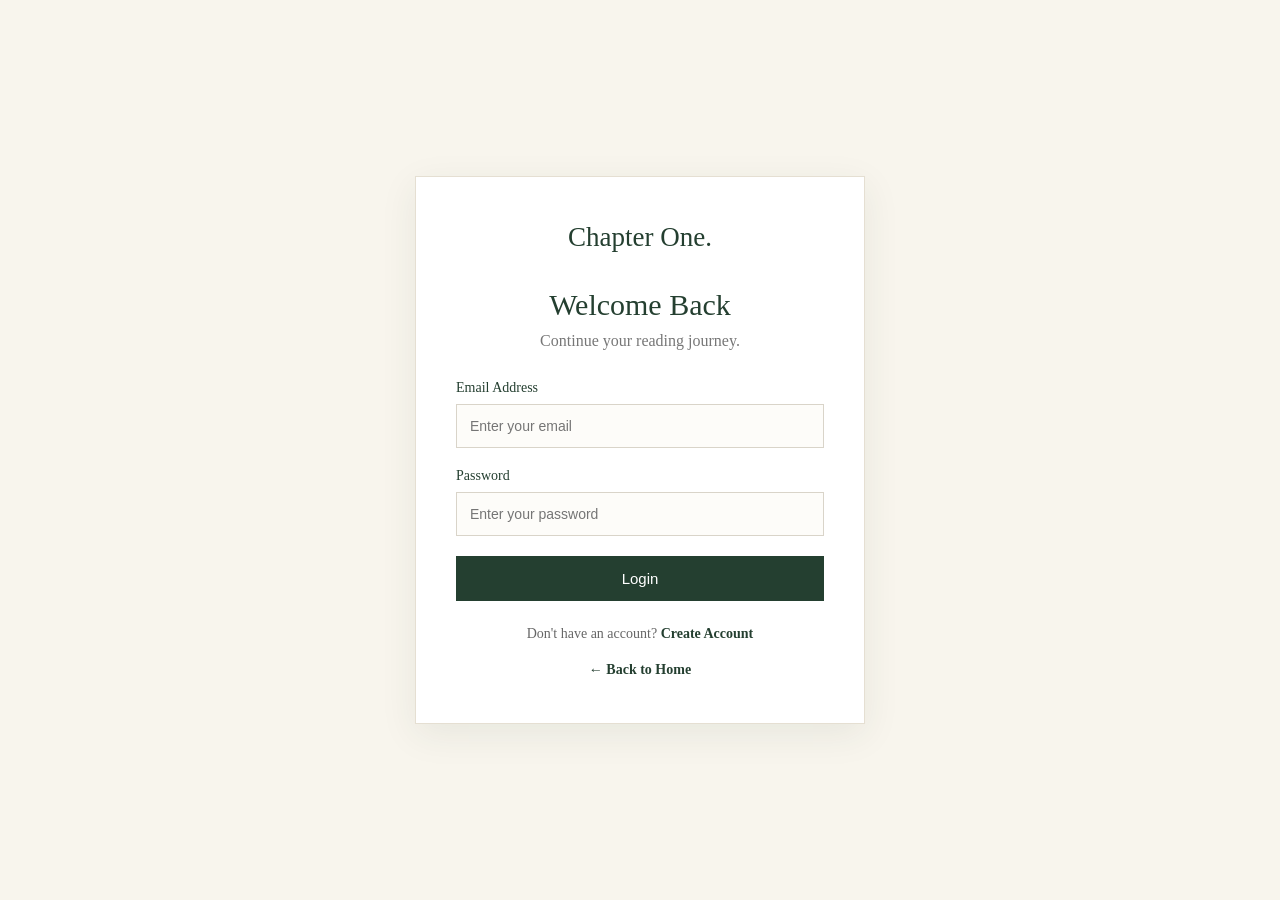
<file: add-book.html>
<!DOCTYPE html>
<html lang="en">
<head>
    <meta charset="UTF-8">
    <meta name="viewport" content="width=device-width, initial-scale=1.0">
    <title>Add New Book | Chapter One</title>
    <link rel="stylesheet" href="style.css">
</head>
<body>

    <header class="navbar">
        <a href="index.html" class="logo">
            chapter<span>one.</span>
        </a>

        <nav>
            <a href="admin.html">Dashboard</a>
            <a href="index.html">Visit Store</a>
        </nav>
    </header>

    <main class="add-book-page">

        <div class="add-book-heading">
            <p class="section-label">CHAPTER ONE MANAGEMENT</p>
            <h1>Add a New Book</h1>
            <p>Add a book to your bookstore collection.</p>
        </div>

        <form id="addBookForm" class="add-book-form">

            <div class="form-group">
                <label for="title">Book Title *</label>
                <input
                    type="text"
                    id="title"
                    placeholder="Enter book title"
                    required
                >
            </div>

            <div class="form-group">
                <label for="author">Author Name *</label>
                <input
                    type="text"
                    id="author"
                    placeholder="Enter author name"
                    required
                >
            </div>

            <div class="form-group">
                <label for="price">Price (₹) *</label>
                <input
                    type="number"
                    id="price"
                    min="1"
                    step="0.01"
                    placeholder="Enter book price"
                    required
                >
            </div>

            <div class="form-group">
                <label for="category">Book Genre *</label>
                <select id="category" required>
                    <option value="">Select a genre</option>
                    <option value="Fiction">Fiction</option>
                    <option value="Romance">Romance</option>
                    <option value="Mystery & Thriller">Mystery & Thriller</option>
                    <option value="Fantasy">Fantasy</option>
                    <option value="Self-Help">Self-Help</option>
                    <option value="Science & Technology">Science & Technology</option>
                    <option value="Biography">Biography</option>
                    <option value="Children's Books">Children's Books</option>
                </select>
            </div>

            <div class="form-group">
                <label for="stock">Available Stock *</label>
                <input
                    type="number"
                    id="stock"
                    min="0"
                    step="1"
                    placeholder="Enter available quantity"
                    required
                >
            </div>

            <div class="form-group">
                <label for="image">Book Cover Image URL *</label>
                <input
                    type="url"
                    id="image"
                    placeholder="Paste book cover image URL"
                    required
                >
            </div>

            <div class="form-group">
                <label for="description">Book Description *</label>
                <textarea
                    id="description"
                    rows="5"
                    placeholder="Write a short description of the book"
                    required
                ></textarea>
            </div>

            <p id="addBookMessage"></p>

            <button type="submit" class="add-book-submit">
                Add Book to Store
            </button>

            <a href="admin.html" class="back-dashboard">
                ← Back to Dashboard
            </a>

        </form>

    </main>

    <footer>
        <h2>chapterone.</h2>
        <p>Every book opens a new world.</p>
        <p>© 2026 Chapter One. All rights reserved.</p>
    </footer>
    
<script src="add-book.js"></script>

</body>
</html>
</file>
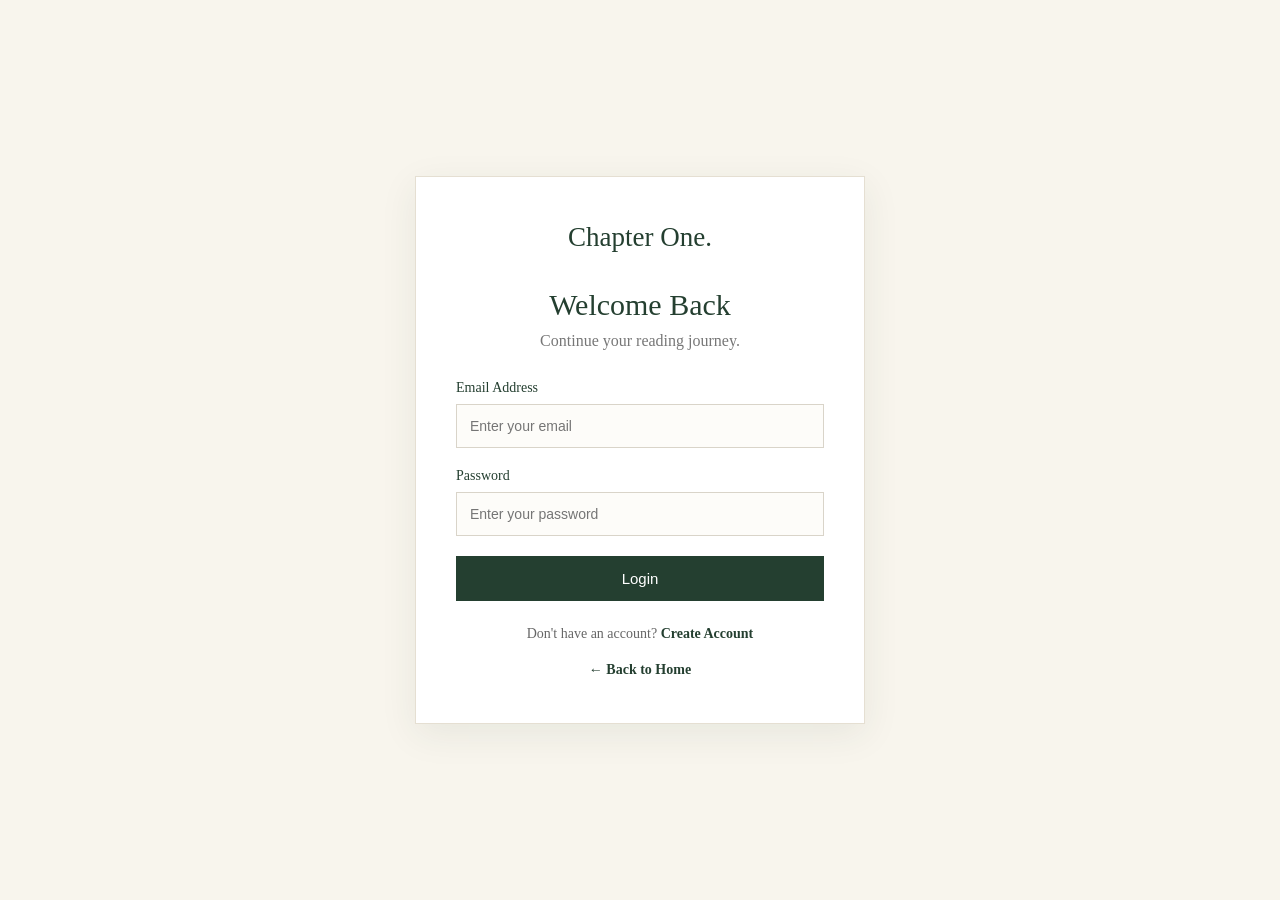
<file: admin.html>
<!DOCTYPE html>
<html lang="en">
<head>
    <meta charset="UTF-8">
    <meta name="viewport" content="width=device-width, initial-scale=1.0">
    <title>Admin Dashboard | Chapter One</title>
    <link rel="stylesheet" href="style.css">
</head>

<body>

    <header class="navbar">
        <a href="index.html" class="logo">
            chapter<span>one.</span>
        </a>

        <nav>
            <a href="index.html">Visit Store</a>
        </nav>

        <div class="nav-actions">
            <button id="adminLogout" class="logout-btn">Logout</button>
        </div>
    </header>

    <main class="admin-page">

        <p class="section-label">CHAPTER ONE MANAGEMENT</p>

        <h1>Admin Dashboard</h1>

        <p class="admin-welcome">
            Welcome to your bookstore management panel.
        </p>

        <section class="admin-stats">

            <div class="admin-stat-card">
                <h3>Total Books</h3>
                <p id="totalBooks">0</p>
            </div>

            <div class="admin-stat-card">
                <h3>Total Orders</h3>
                <p id="totalOrders">0</p>
            </div>

            <div class="admin-stat-card">
                <h3>Management</h3>
                <p>Active</p>
            </div>

        </section>

        <!-- SUPER ADMIN MANAGEMENT -->
        <section
            id="superAdminSection"
            class="admin-actions"
            style="display: none;"
        >

            <h2>Super Admin Management</h2>

            <div class="admin-action-grid">

                <a href="manage-admins.html" class="admin-action-card">
                    <span>👥</span>
                    <h3>Manage Admins</h3>
                    <p>Create and manage bookstore administrator accounts.</p>
                </a>

            </div>

        </section>

        <!-- BOOK MANAGEMENT -->
        <section class="admin-actions">

            <h2>Book Management</h2>

            <div class="admin-action-grid">

                <a href="add-book.html" class="admin-action-card">
                    <span>＋</span>
                    <h3>Add New Book</h3>
                    <p>Add books to your bookstore collection.</p>
                </a>

                <a href="manage-books.html" class="admin-action-card">
                    <span>📚</span>
                    <h3>Manage Books</h3>
                    <p>View, edit and delete existing books.</p>
                </a>

                <a href="manage-orders.html" class="admin-action-card">
                    <span>📦</span>
                    <h3>Manage Orders</h3>
                    <p>View customer orders and their status.</p>
                </a>

            </div>

        </section>

    </main>

    <footer>
        <h2>chapterone.</h2>
        <p>Every book opens a new world.</p>
        <p>© 2026 Chapter One. All rights reserved.</p>
    </footer>

    <script src="admin.js"></script>

</body>
</html>
</file>
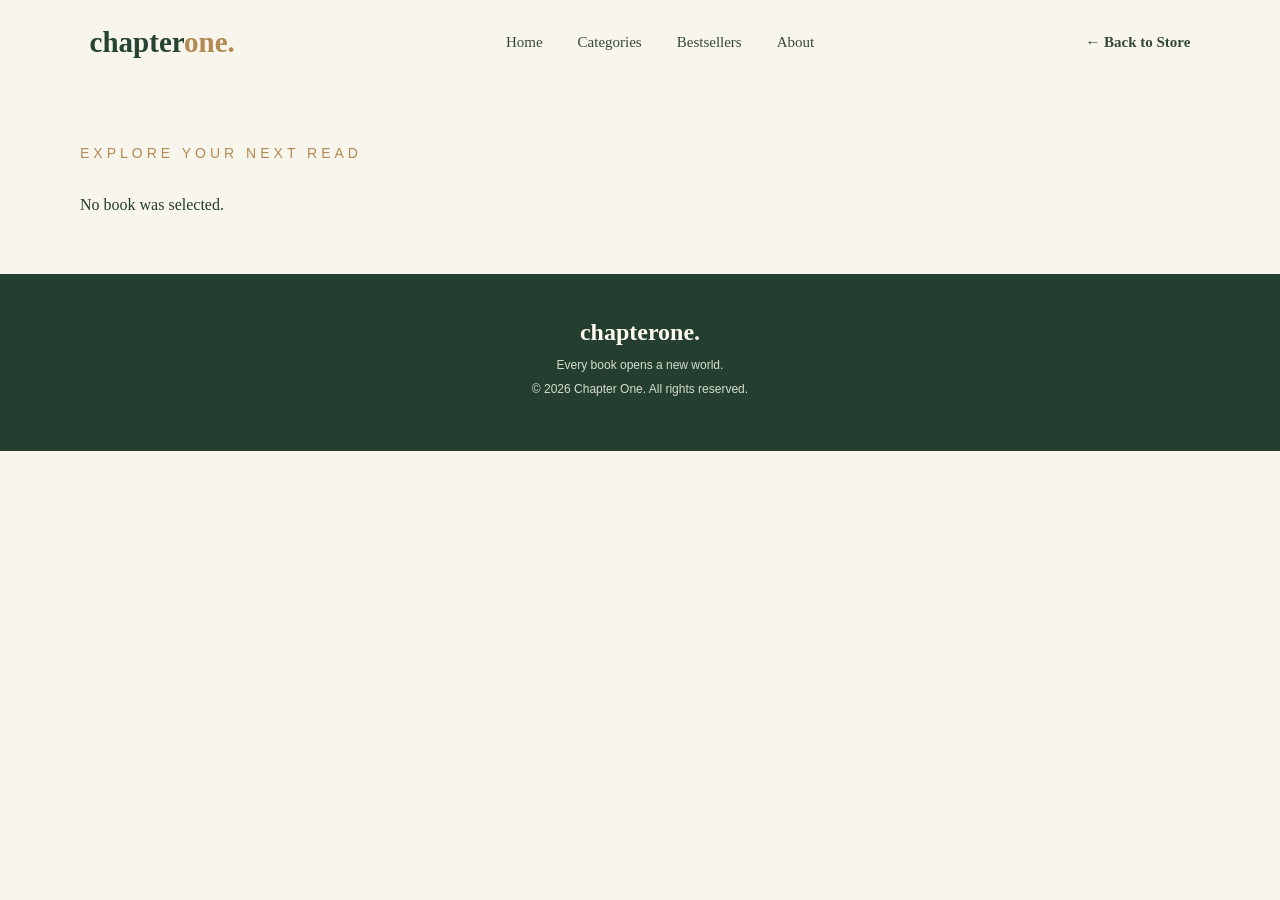
<file: book-details.html>
<!DOCTYPE html>
<html lang="en">
<head>
    <meta charset="UTF-8">
    <meta name="viewport" content="width=device-width, initial-scale=1.0">

    <title>Book Details | Chapter One</title>

    <link rel="stylesheet" href="style.css">
</head>
<body>

    <!-- NAVIGATION BAR -->
    <header class="navbar">

        <a href="index.html" class="logo">
            chapter<span>one.</span>
        </a>

        <nav>
            <a href="index.html">Home</a>
            <a href="index.html#categories">Categories</a>
            <a href="index.html#bestsellers">Bestsellers</a>
            <a href="index.html#about">About</a>
        </nav>

        <div class="nav-actions">
            <a href="index.html" class="cart">← Back to Store</a>
        </div>

    </header>


    <!-- BOOK DETAILS -->
    <main class="book-details-container">

        <p class="section-label">EXPLORE YOUR NEXT READ</p>

        <div id="bookDetails" class="book-details">

            <p id="detailsMessage">Loading book details...</p>

        </div>

    </main>


    <!-- FOOTER -->
    <footer>
        <h2>chapterone.</h2>

        <p>Every book opens a new world.</p>

        <p>© 2026 Chapter One. All rights reserved.</p>
    </footer>


    <script src="book-details.js"></script>

</body>
</html>
</file>
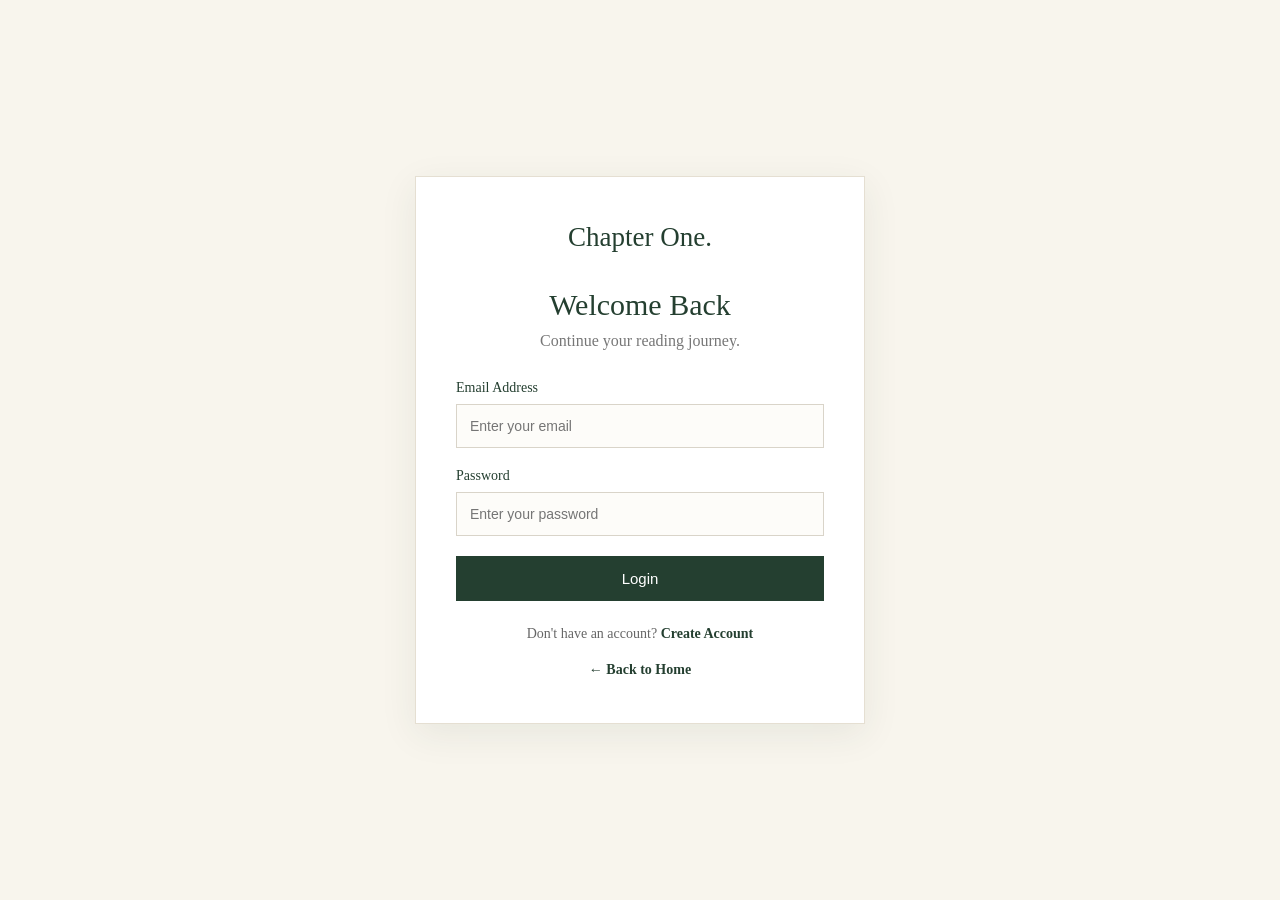
<file: checkout.html>
<!DOCTYPE html>
<html lang="en">
<head>
    <meta charset="UTF-8">
    <meta name="viewport" content="width=device-width, initial-scale=1.0">
    <title>Checkout | Chapter One</title>
    <link rel="stylesheet" href="style.css">
</head>

<body>

    <header class="navbar">
        <a href="index.html" class="logo">
            chapter<span>one.</span>
        </a>

        <nav>
            <a href="index.html">Home</a>
            <a href="index.html#categories">Categories</a>
            <a href="index.html#bestsellers">Bestsellers</a>
            <a href="index.html#about">About</a>
        </nav>

        <div class="nav-actions">
            <a href="index.html" class="cart">← Back to Store</a>
        </div>
    </header>

    <main class="checkout-page">

        <p class="section-label">ALMOST YOURS</p>
        <h1>Checkout</h1>

        <div class="checkout-layout">

            <!-- DELIVERY DETAILS -->
            <section class="checkout-form-section">

                <h2>Delivery Details</h2>

                <form id="checkoutForm">

                    <label for="customerName">Full Name</label>
                    <input type="text" id="customerName" required>

                    <label for="customerEmail">Email Address</label>
                    <input type="email" id="customerEmail" required>

                    <label for="customerPhone">Phone Number</label>
                    <input type="tel" id="customerPhone"
                           pattern="[0-9]{10}" maxlength="10" required>

                    <label for="customerAddress">Delivery Address</label>
                    <textarea id="customerAddress" rows="4"
                              required></textarea>

                    <label for="customerCity">City</label>
                    <input type="text" id="customerCity" required>

                    <label for="customerPincode">PIN Code</label>
                    <input type="text" id="customerPincode"
                           pattern="[0-9]{6}" maxlength="6" required>

                    <button type="submit" class="place-order-btn">
                        Place Order
                    </button>

                    <p id="checkoutMessage"></p>

                </form>

            </section>

            <!-- ORDER SUMMARY -->
            <section class="checkout-summary">

                <h2>Order Summary</h2>

                <div id="checkoutItems">
                    Loading cart...
                </div>

                <div class="checkout-total">
                    <span>Total Amount</span>
                    <strong id="checkoutTotal">₹0.00</strong>
                </div>

                <p class="demo-payment-note">
                    Demo checkout — no real payment will be processed.
                </p>

            </section>

        </div>

    </main>

    <footer>
        <h2>chapterone.</h2>
        <p>Every book opens a new world.</p>
        <p>© 2026 Chapter One. All rights reserved.</p>
    </footer>

    <script src="checkout.js"></script>

</body>
</html>
</file>
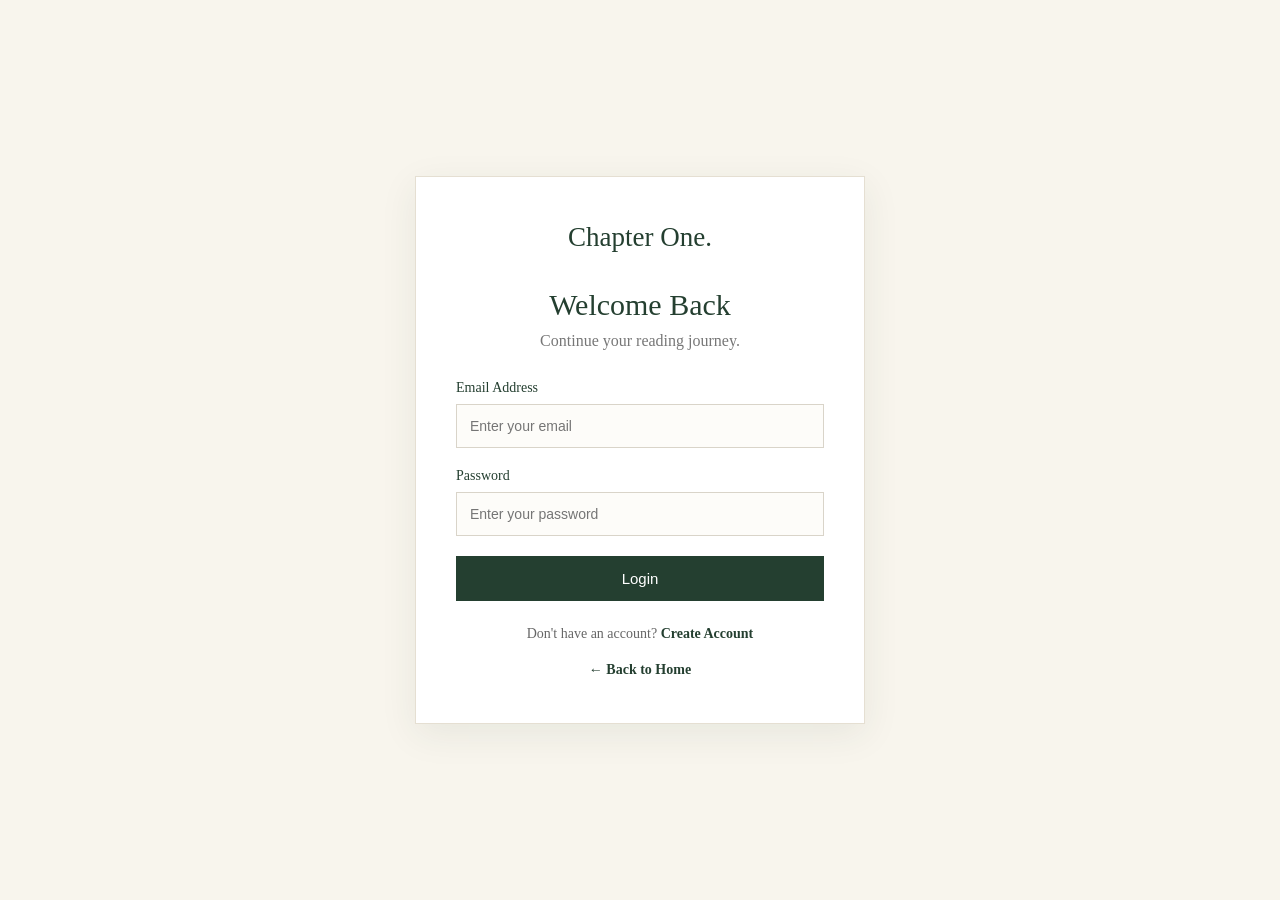
<file: login.html>
<!DOCTYPE html>
<html lang="en">
<head>
    <meta charset="UTF-8">
    <meta name="viewport" content="width=device-width, initial-scale=1.0">
    <title>Login | Chapter One</title>
    <link rel="stylesheet" href="style.css">
</head>
<body>

    <section class="auth-container">
        <div class="auth-box">

            <a href="index.html" class="auth-logo">Chapter One.</a>

            <h1>Welcome Back</h1>
            <p class="auth-subtitle">Continue your reading journey.</p>

            <form id="loginForm">
                <label for="email">Email Address</label>
                <input
                    type="email"
                    id="email"
                    placeholder="Enter your email"
                    required
                >

                <label for="password">Password</label>
                <input
                    type="password"
                    id="password"
                    placeholder="Enter your password"
                    required
                >

                <button type="submit" class="auth-btn">Login</button>

                <p id="loginMessage" class="auth-message"></p>
            </form>

            <p class="auth-switch">
                Don't have an account?
                <a href="register.html">Create Account</a>
            </p>

            <a href="index.html" class="back-home">← Back to Home</a>

        </div>
    </section>

    <script src="auth.js"></script>
</body>
</html>
</file>
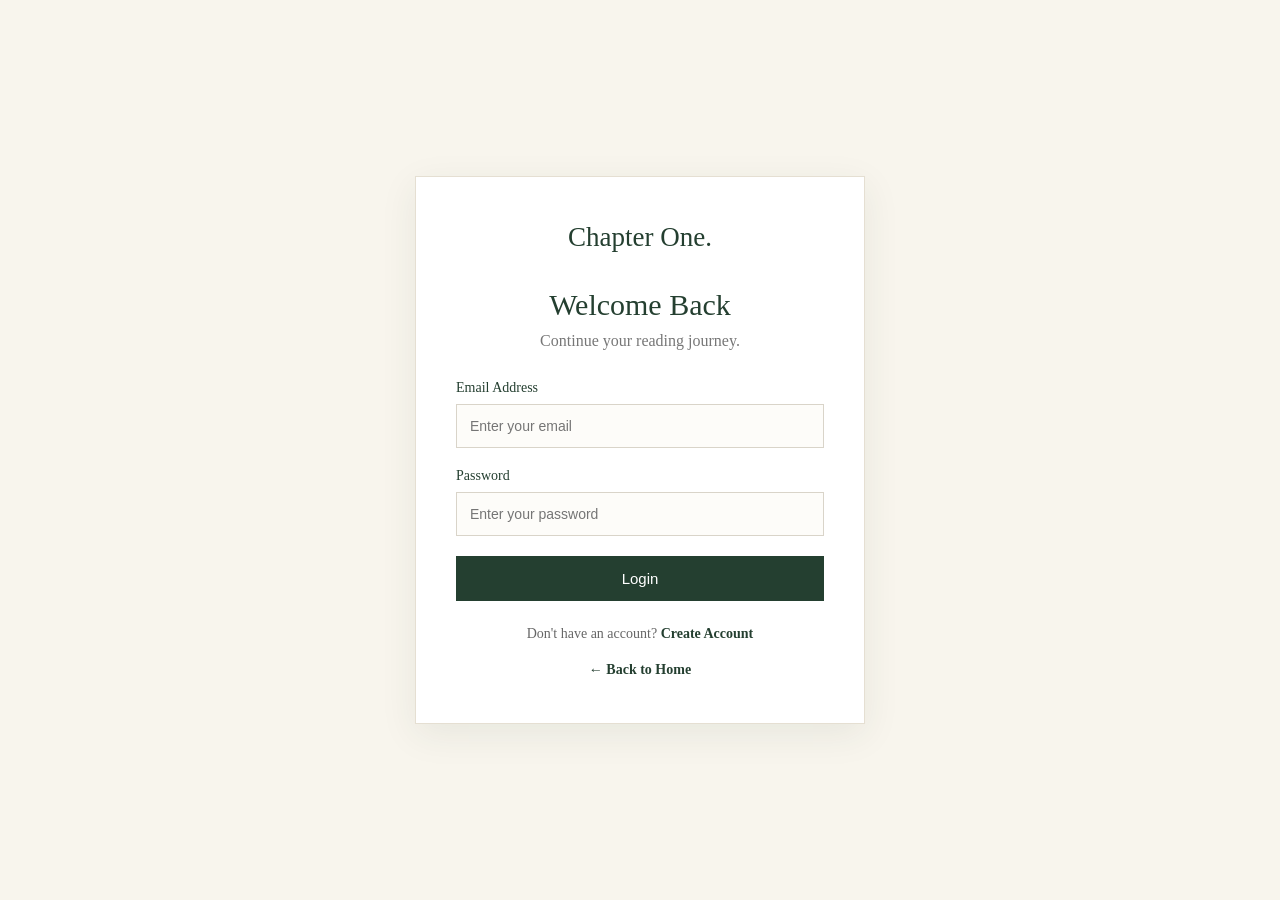
<file: manage-admins.html>
<!DOCTYPE html>
<html lang="en">
<head>
    <meta charset="UTF-8">
    <meta name="viewport" content="width=device-width, initial-scale=1.0">
    <title>Manage Admins | Chapter One</title>
    <link rel="stylesheet" href="style.css">
</head>

<body>

    <header class="navbar">
        <a href="index.html" class="logo">
            chapter<span>one.</span>
        </a>

        <nav>
            <a href="admin.html">Dashboard</a>
        </nav>

        <div class="nav-actions">
            <button id="adminLogout" class="logout-btn">Logout</button>
        </div>
    </header>

    <main class="admin-page">

        <p class="section-label">CHAPTER ONE MANAGEMENT</p>

        <h1>Manage Admins</h1>

        <p class="admin-welcome">
            Create and manage your bookstore administrators.
        </p>

        <!-- CREATE ADMIN -->
        <section class="admin-actions">

            <h2>Create New Admin</h2>

            <form id="createAdminForm" class="auth-form">

                <label for="adminName">Full Name</label>
                <input
                    type="text"
                    id="adminName"
                    placeholder="Enter admin name"
                    required
                >

                <label for="adminEmail">Email Address</label>
                <input
                    type="email"
                    id="adminEmail"
                    placeholder="Enter admin email"
                    required
                >

                <label for="adminPassword">Password</label>
                <input
                    type="password"
                    id="adminPassword"
                    placeholder="Minimum 8 characters"
                    minlength="8"
                    required
                >

                <button type="submit" class="primary-btn">
                    Create Admin Account
                </button>

                <p id="adminMessage"></p>

            </form>

        </section>

        <!-- EXISTING ADMINS -->
        <section class="admin-actions">

            <h2>Existing Admins</h2>

            <div id="adminsList">
                <p>Loading Admin accounts...</p>
            </div>

        </section>

        <a href="admin.html" class="back-link">
            ← Back to Dashboard
        </a>

    </main>

    <footer>
        <h2>chapterone.</h2>
        <p>Every book opens a new world.</p>
        <p>© 2026 Chapter One. All rights reserved.</p>
    </footer>

    <script src="manage-admins.js"></script>

</body>
</html>
</file>
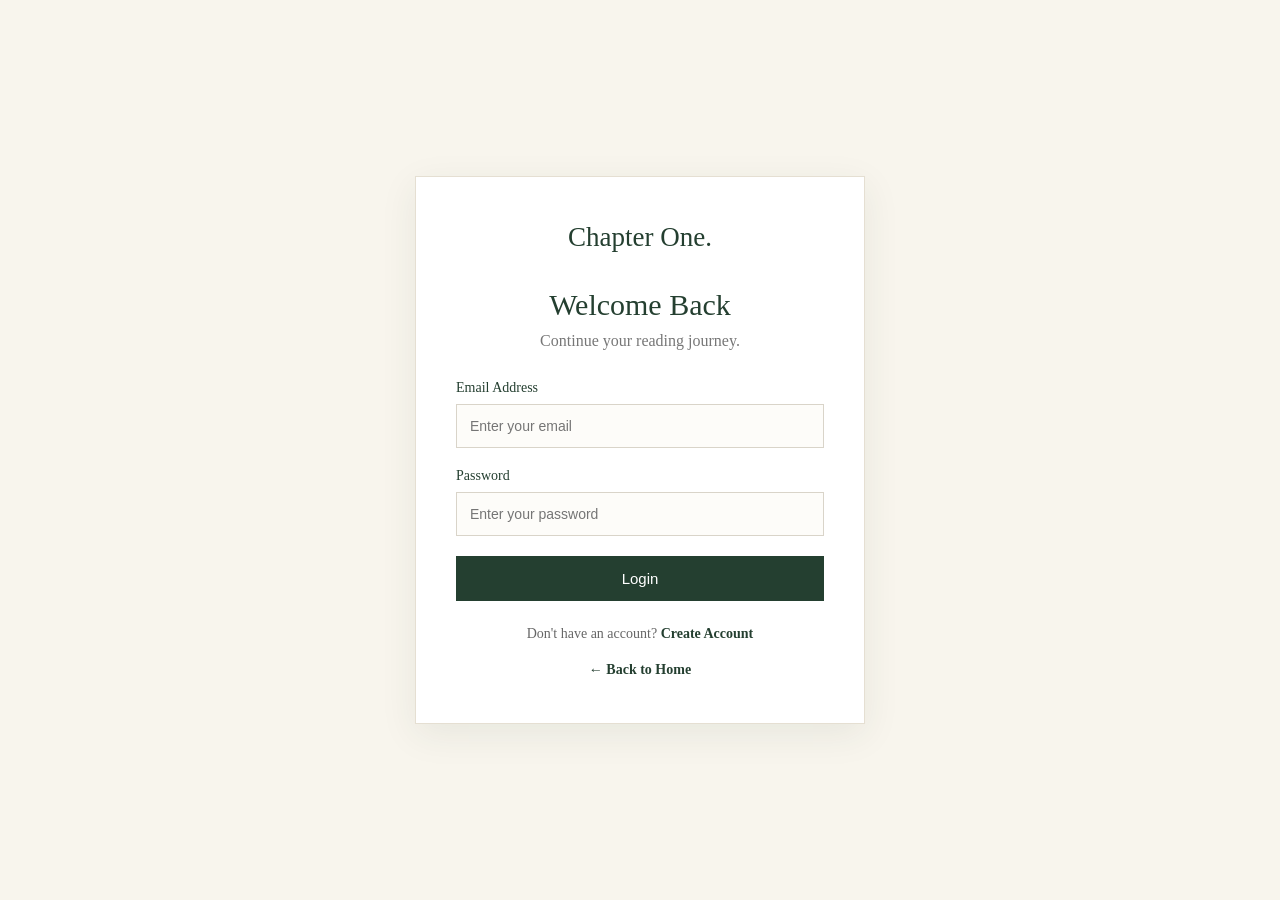
<file: manage-books.html>
<!DOCTYPE html>
<html lang="en">
<head>
    <meta charset="UTF-8">
    <meta name="viewport" content="width=device-width, initial-scale=1.0">
    <title>Manage Books | Chapter One</title>
    <link rel="stylesheet" href="style.css">
</head>
<body>

    <header class="navbar">
        <div class="logo">chapterone.</div>

        <nav>
            <a href="admin.html">Dashboard</a>
            <a href="index.html">Visit Store</a>
        </nav>
    </header>

    <main class="manage-books-page">

        <div class="manage-books-heading">
            <div>
                <h1>Manage Books</h1>
                <p>View, edit and manage your bookstore collection.</p>
            </div>

            <a href="add-book.html" class="add-book-submit">
                + Add New Book
            </a>
        </div>

        <div class="manage-books-container">

            <div class="manage-books-toolbar">
                <input
                    type="text"
                    id="bookSearch"
                    placeholder="Search by book title or author..."
                >

                <select id="categoryFilter">
                    <option value="">All Genres</option>
                    <option value="Fiction">Fiction</option>
                    <option value="Romance">Romance</option>
                    <option value="Mystery & Thriller">Mystery & Thriller</option>
                    <option value="Fantasy">Fantasy</option>
                    <option value="Self-Help">Self-Help</option>
                    <option value="Science & Technology">Science & Technology</option>
                    <option value="Biography">Biography</option>
                    <option value="Children's Books">Children's Books</option>
                </select>
            </div>

            <div id="manageBooksMessage"></div>

            <div class="manage-books-table-wrapper">
                <table class="manage-books-table">
                    <thead>
                        <tr>
                            <th>Book</th>
                            <th>Author</th>
                            <th>Genre</th>
                            <th>Price</th>
                            <th>Stock</th>
                            <th>Actions</th>
                        </tr>
                    </thead>

                    <tbody id="manageBooksList">
                        <tr>
                            <td colspan="6">Loading books...</td>
                        </tr>
                    </tbody>
                </table>
            </div>

        </div>

        <a href="admin.html" class="back-dashboard">
            ← Back to Dashboard
        </a>

    </main>

    <script src="manage-books.js"></script>

</body>
</html>
</file>
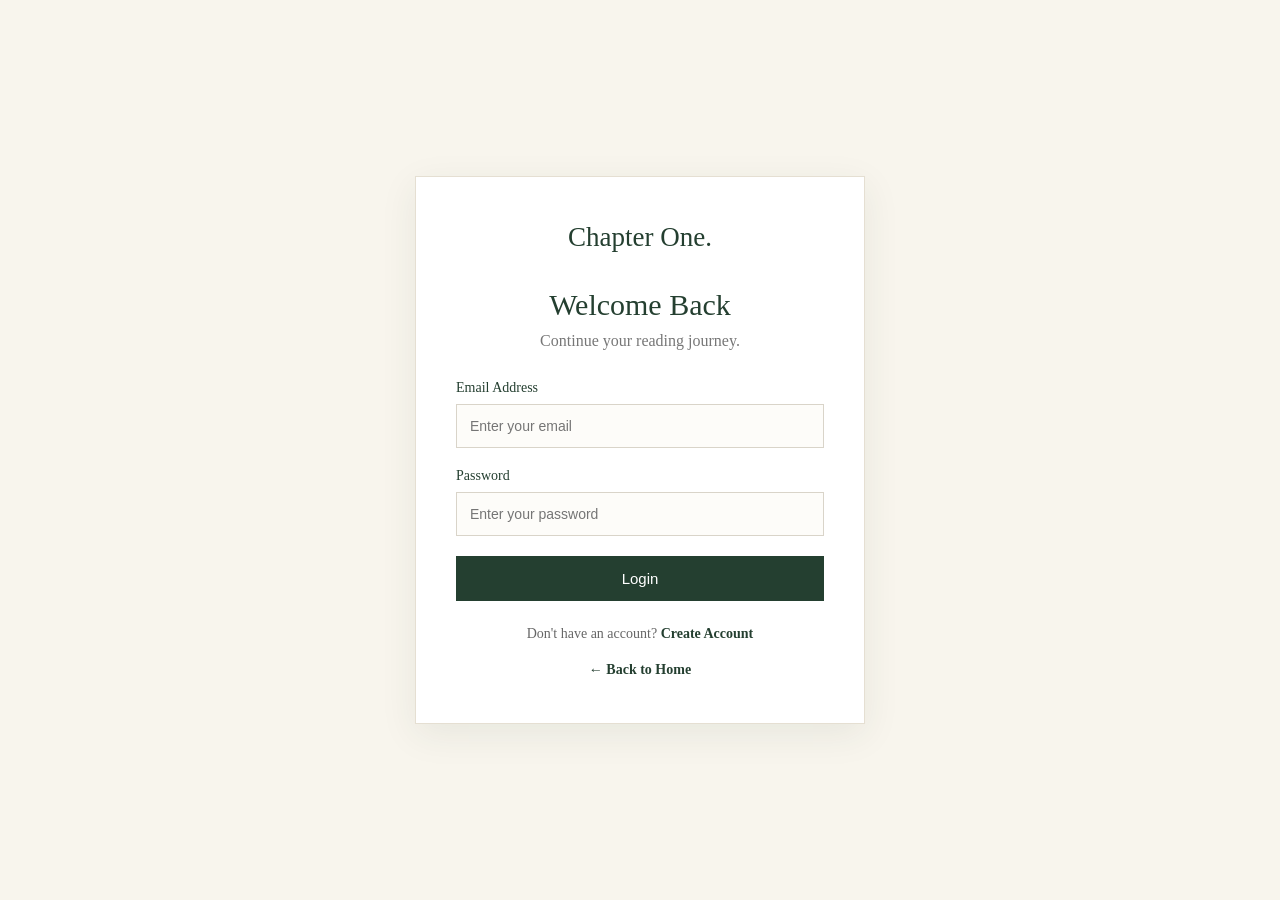
<file: manage-orders.html>
<!DOCTYPE html>
<html lang="en">
<head>
    <meta charset="UTF-8">
    <meta name="viewport" content="width=device-width, initial-scale=1.0">
    <title>Manage Orders | Chapter One</title>
    <link rel="stylesheet" href="style.css">
</head>
<body>

    <header class="navbar">
        <div class="logo">chapterone.</div>

        <nav>
            <a href="admin.html">Dashboard</a>
            <a href="index.html">Visit Store</a>
        </nav>
    </header>

    <main class="manage-orders-page">

        <div class="manage-orders-heading">
            <div>
                <h1>Manage Orders</h1>
                <p>View and manage customer orders.</p>
            </div>
        </div>

        <div class="order-stats">
            <div class="order-stat-card">
                <h3>Total Orders</h3>
                <p id="adminTotalOrders">0</p>
            </div>

            <div class="order-stat-card">
                <h3>Processing</h3>
                <p id="adminProcessingOrders">0</p>
            </div>

            <div class="order-stat-card">
                <h3>Shipped</h3>
                <p id="adminShippedOrders">0</p>
            </div>

            <div class="order-stat-card">
                <h3>Delivered</h3>
                <p id="adminDeliveredOrders">0</p>
            </div>
        </div>

        <div class="manage-orders-container">

            <div class="manage-orders-toolbar">
                <input
                    type="text"
                    id="orderSearch"
                    placeholder="Search by customer name or email..."
                >

                <select id="orderStatusFilter">
                    <option value="">All Orders</option>
                    <option value="Order Placed">Order Placed</option>
                    <option value="Processing">Processing</option>
                    <option value="Shipped">Shipped</option>
                    <option value="Delivered">Delivered</option>
                    <option value="Cancelled">Cancelled</option>
                </select>
            </div>

            <div id="manageOrdersMessage"></div>

            <div id="manageOrdersList">
                <p>Loading orders...</p>
            </div>

        </div>

        <a href="admin.html" class="back-dashboard">
            ← Back to Dashboard
        </a>

    </main>

    <script src="manage-orders.js"></script>

</body>
</html>
</file>
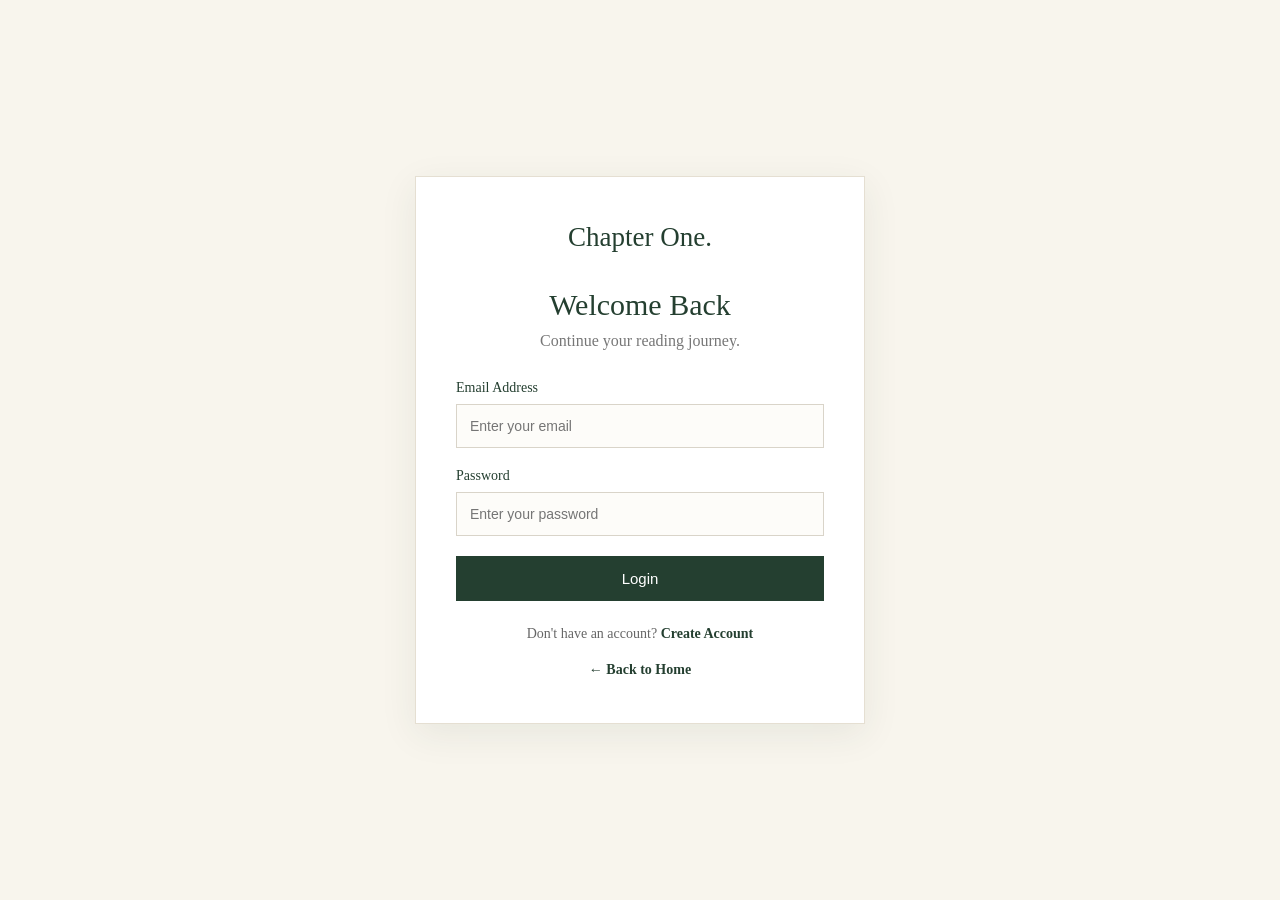
<file: my-account.html>
<!DOCTYPE html>
<html lang="en">
<head>
    <meta charset="UTF-8">
    <meta name="viewport" content="width=device-width, initial-scale=1.0">
    <title>My Account | Chapter One</title>
    <link rel="stylesheet" href="style.css">
</head>

<body>

    <header class="navbar">
        <a href="index.html" class="logo">
            chapter<span>one.</span>
        </a>

        <nav>
            <a href="index.html">Home</a>
            <a href="index.html#categories">Categories</a>
            <a href="index.html#bestsellers">Bestsellers</a>
            <a href="index.html#about">About</a>
        </nav>

        <div class="nav-actions">
            <a href="index.html" class="cart">← Back to Store</a>
        </div>
    </header>

    <main class="account-page">

        <p class="section-label">YOUR PERSONAL SPACE</p>

        <h1>My Account</h1>

        <div class="account-card">

            <div class="account-icon">👤</div>

            <h2 id="accountName">Welcome!</h2>

            <p id="accountEmail">Loading your details...</p>

            <div class="account-divider"></div>

            <div class="account-options">
                <a href="my-orders.html" id="myOrdersLink">My Orders</a>
                <a href="index.html">Continue Shopping</a>
            </div>

            <button id="accountLogout" class="logout-btn">
                Logout
            </button>

        </div>

    </main>

    <footer>
        <h2>chapterone.</h2>
        <p>Every book opens a new world.</p>
        <p>© 2026 Chapter One. All rights reserved.</p>
    </footer>

    <script src="my-account.js"></script>

</body>
</html>
</file>
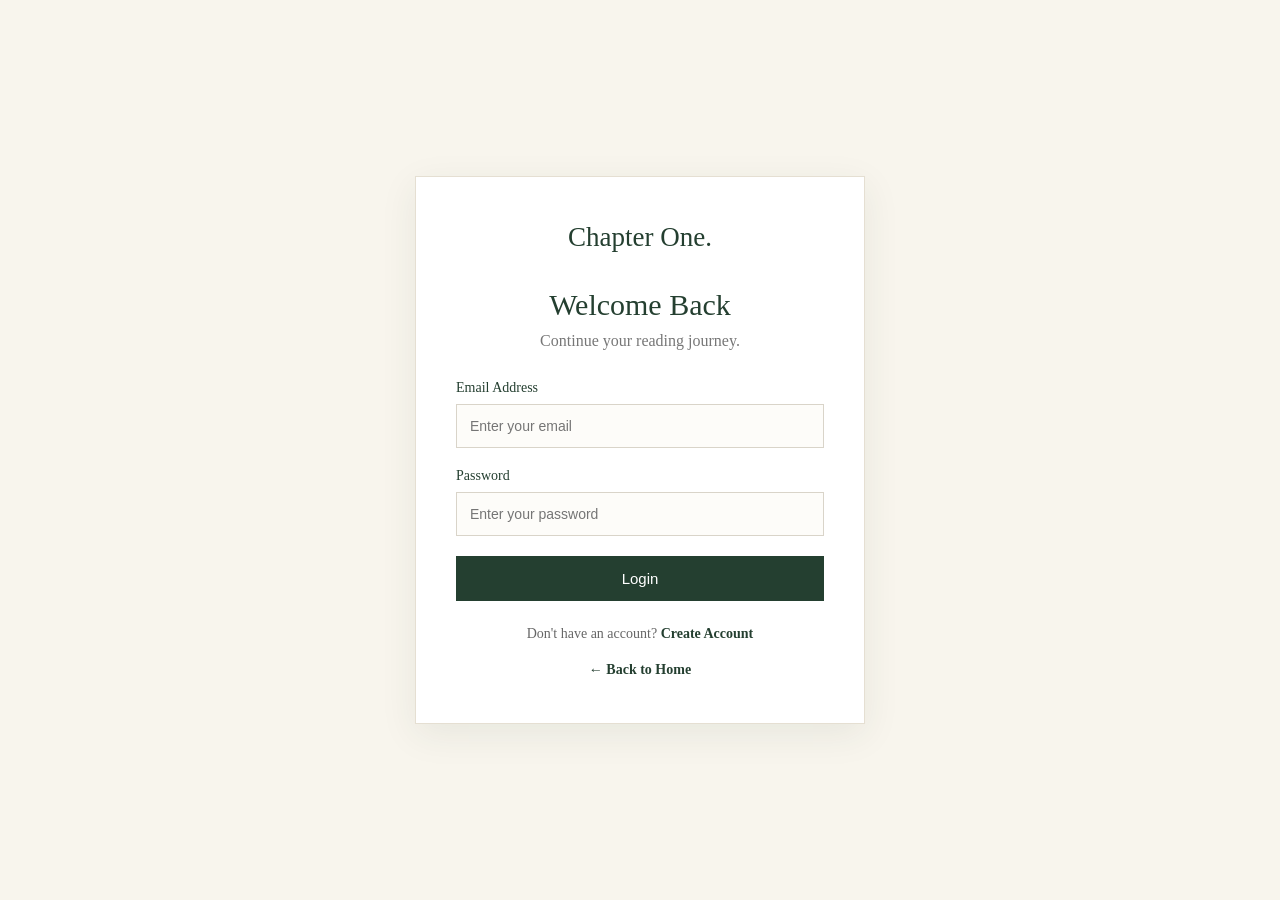
<file: my-orders.html>
<!DOCTYPE html>
<html lang="en">
<head>
    <meta charset="UTF-8">
    <meta name="viewport" content="width=device-width, initial-scale=1.0">
    <title>My Orders | Chapter One</title>
    <link rel="stylesheet" href="style.css">
</head>

<body>

    <header class="navbar">
        <a href="index.html" class="logo">
            chapter<span>one.</span>
        </a>

        <nav>
            <a href="index.html">Home</a>
            <a href="index.html#categories">Categories</a>
            <a href="index.html#bestsellers">Bestsellers</a>
            <a href="index.html#about">About</a>
        </nav>

        <div class="nav-actions">
            <a href="my-account.html" class="cart">← My Account</a>
        </div>
    </header>

    <main class="orders-page">

        <p class="section-label">YOUR READING JOURNEY</p>

        <h1>My Orders</h1>

        <div id="ordersContainer" class="orders-container">
            <p>Loading your orders...</p>
        </div>

    </main>

    <footer>
        <h2>chapterone.</h2>
        <p>Every book opens a new world.</p>
        <p>© 2026 Chapter One. All rights reserved.</p>
    </footer>

    <script src="my-orders.js"></script>

</body>
</html>
</file>
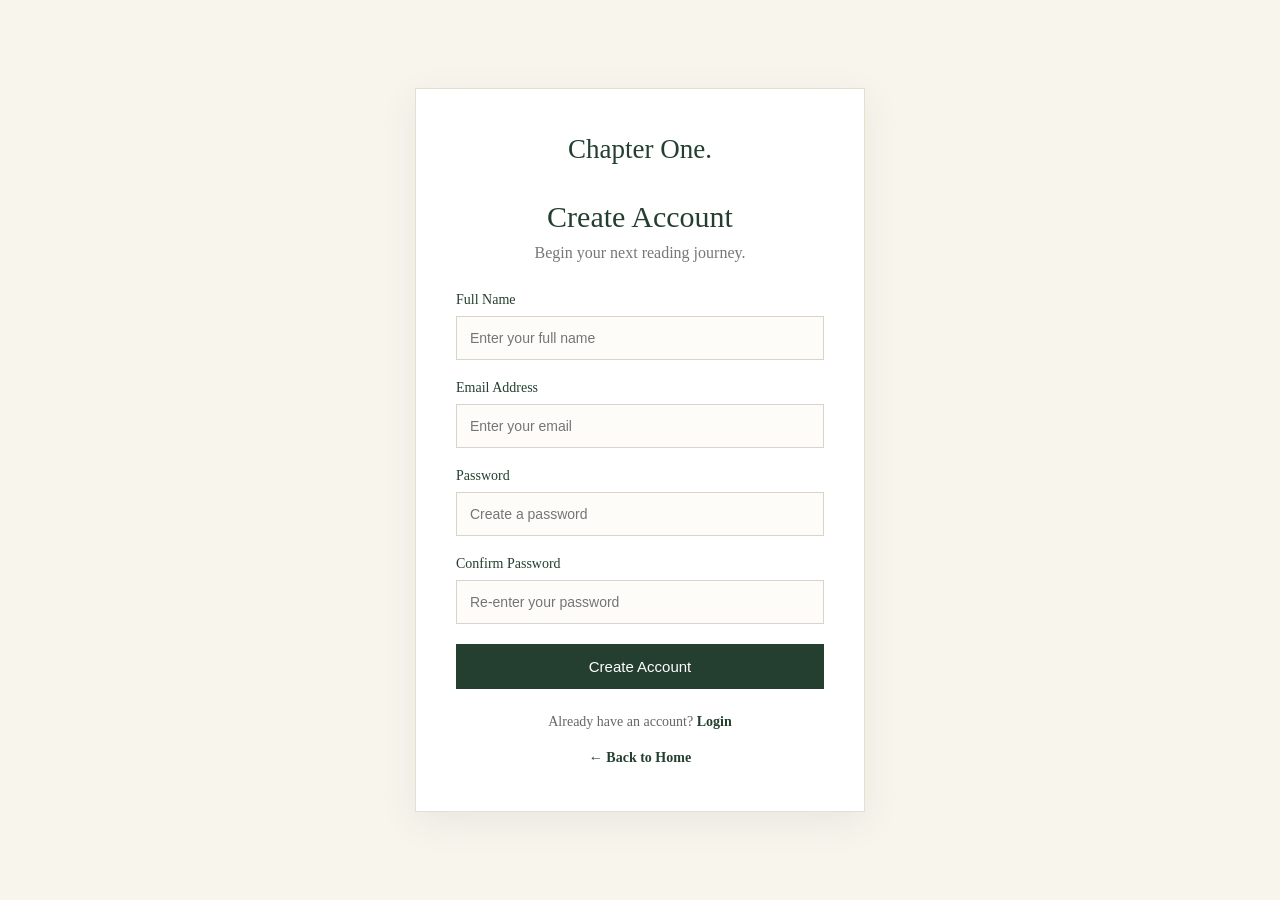
<file: register.html>
<!DOCTYPE html>
<html lang="en">
<head>
    <meta charset="UTF-8">
    <meta name="viewport" content="width=device-width, initial-scale=1.0">
    <title>Create Account | Chapter One</title>
    <link rel="stylesheet" href="style.css">
</head>
<body>

    <section class="auth-container">
        <div class="auth-box">

            <a href="index.html" class="auth-logo">Chapter One.</a>

            <h1>Create Account</h1>
            <p class="auth-subtitle">Begin your next reading journey.</p>

            <form id="registerForm">

                <label for="name">Full Name</label>
                <input
                    type="text"
                    id="name"
                    placeholder="Enter your full name"
                    required
                >

                <label for="email">Email Address</label>
                <input
                    type="email"
                    id="email"
                    placeholder="Enter your email"
                    required
                >

                <label for="password">Password</label>
                <input
                    type="password"
                    id="password"
                    placeholder="Create a password"
                    minlength="6"
                    required
                >

                <label for="confirmPassword">Confirm Password</label>
                <input
                    type="password"
                    id="confirmPassword"
                    placeholder="Re-enter your password"
                    minlength="6"
                    required
                >

                <button type="submit" class="auth-btn">
                    Create Account
                </button>

                <p id="registerMessage" class="auth-message"></p>

            </form>

            <p class="auth-switch">
                Already have an account?
                <a href="login.html">Login</a>
            </p>

            <a href="index.html" class="back-home">← Back to Home</a>

        </div>
    </section>

    <script src="auth.js"></script>
</body>
</html>
</file>
<file: style.css>
/* GENERAL SETTINGS */
* {
    margin: 0;
    padding: 0;
    box-sizing: border-box;
}

html {
    scroll-behavior: smooth;
}

body {
    font-family: Georgia, 'Times New Roman', serif;
    background-color: #f8f5ed;
    color: #243b2d;
}

/* NAVIGATION BAR */
.navbar {
    height: 85px;
    padding: 0 7%;
    display: flex;
    align-items: center;
    justify-content: space-between;
    background-color: #f8f5ed;
}

.logo {
    font-size: 29px;
    font-weight: bold;
    color: #244332;
    text-decoration: none;
}

.logo span {
    color: #b28a52;
}

.navbar nav {
    display: flex;
    gap: 35px;
}

.navbar nav a,
.cart {
    color: #34483a;
    text-decoration: none;
    font-size: 15px;
}

.navbar nav a:hover {
    color: #b28a52;
}

.nav-actions {
    display: flex;
    align-items: center;
    gap: 18px;
}

.nav-actions input {
    width: 165px;
    padding: 10px 12px;
    border: 1px solid #d9d4c7;
    border-radius: 25px;
    background: transparent;
    outline: none;
}

.cart {
    font-weight: bold;
}

/* HERO SECTION */
.hero {
    min-height: 510px;
    margin: 0 4%;
    padding: 55px 7%;
    background-color: #243f30;
    border-radius: 5px;
    display: flex;
    align-items: center;
    justify-content: space-between;
    gap: 45px;
    color: #fffaf0;
}

.hero-content {
    flex: 1;
}

.eyebrow,
.section-label {
    font-family: Arial, sans-serif;
    font-size: 11px;
    letter-spacing: 3px;
    color: #c6a875;
    margin-bottom: 22px;
}

.hero h1 {
    font-size: clamp(38px, 5vw, 62px);
    line-height: 1.2;
    font-weight: normal;
    margin-bottom: 22px;
}

.hero h1 em {
    color: #d5b783;
}

.hero-description {
    max-width: 430px;
    color: #e0e4dc;
    font-family: Arial, sans-serif;
    font-size: 14px;
    line-height: 1.9;
    margin-bottom: 30px;
}

.shop-button {
    display: inline-block;
    padding: 15px 25px;
    background-color: #d1b17e;
    color: #243f30;
    text-decoration: none;
    font-family: Arial, sans-serif;
    font-size: 13px;
    font-weight: bold;
    transition: 0.3s;
}

.shop-button:hover {
    background-color: #f2dfbb;
}

.hero-image {
    flex: 1;
    max-width: 450px;
    height: 350px;
}

.hero-image img {
    width: 100%;
    height: 100%;
    object-fit: cover;
    border-radius: 3px;
}

/* CATEGORIES */
.categories {
    padding: 85px 7%;
    text-align: center;
}

.categories h2,
.section-heading h2 {
    font-size: 35px;
    font-weight: normal;
    margin-bottom: 35px;
}

.category-list {
    display: flex;
    justify-content: center;
    flex-wrap: wrap;
    gap: 15px;
}

.category-card {
    min-width: 155px;
    padding: 20px 25px;
    border: 1px solid #ded7c8;
    color: #34483a;
    text-decoration: none;
    background: #fffdf8;
    transition: 0.3s;
}

.category-card:hover {
    background: #243f30;
    color: white;
}

/* BESTSELLERS */
.bestsellers {
    padding: 65px 7%;
    background-color: #f0ece2;
}

.section-heading {
    display: flex;
    justify-content: space-between;
    align-items: center;
}

.section-heading h2 {
    margin-bottom: 35px;
}

.section-heading > a {
    color: #526b54;
    text-decoration: none;
}

.book-grid {
    display: grid;
    grid-template-columns: repeat(4, 1fr);
    gap: 25px;
}

.book-card {
    padding: 15px;
    background: #fffdf8;
    transition: 0.3s;
}

.book-card:hover {
    transform: translateY(-5px);
}

.book-card img {
    width: 100%;
    height: 235px;
    object-fit: contain;
    margin-bottom: 15px;
}

.book-card h3 {
    font-size: 17px;
    font-weight: normal;
    margin-bottom: 8px;
}

.book-card p {
    font-family: Arial, sans-serif;
    font-size: 12px;
    color: #777;
    margin-bottom: 12px;
}

.book-card strong {
    color: #87683c;
}

/* FOOTER */
footer {
    padding: 45px 20px;
    text-align: center;
    background-color: #243f30;
    color: #fffaf0;
}

footer h2 {
    margin-bottom: 12px;
}

footer p {
    font-family: Arial, sans-serif;
    font-size: 12px;
    margin: 10px 0;
    color: #d7ddcf;
}

/* MOBILE RESPONSIVENESS */
@media (max-width: 850px) {
    .navbar {
        height: auto;
        padding: 20px 5%;
        flex-wrap: wrap;
        gap: 18px;
    }

    .navbar nav {
        gap: 15px;
        flex-wrap: wrap;
    }

    .hero {
        flex-direction: column;
        align-items: flex-start;
    }

    .hero-image {
        width: 100%;
        max-width: none;
    }

    .book-grid {
        grid-template-columns: repeat(2, 1fr);
    }
}

@media (max-width: 500px) {
    .book-grid {
        grid-template-columns: 1fr;
    }

    .categories,
    .bestsellers {
        padding: 45px 5%;
    }

    .section-heading {
        align-items: flex-start;
        gap: 10px;
    }

    .nav-actions input {
        width: 140px;
    }
}


/* ADD TO CART BUTTON */

.add-cart-btn {
    display: block;
    width: 100%;
    margin-top: 15px;
    padding: 12px;
    background: #243f30;
    color: white;
    border: none;
    cursor: pointer;
    font-family: Arial, sans-serif;
    transition: 0.3s;
}

.add-cart-btn:hover {
    background: #b28a52;
}


/* CART MODAL */

.cart-modal {
    display: none;
    position: fixed;
    inset: 0;
    background: rgba(0, 0, 0, 0.55);
    z-index: 1000;
    justify-content: center;
    align-items: center;
    padding: 15px;
}

.cart-modal.active {
    display: flex;
}

.cart-content {
    background: #f8f5ed;
    width: 100%;
    max-width: 600px;
    max-height: 85vh;
    overflow-y: auto;
    padding: 25px;
    border-radius: 5px;
}

.cart-heading {
    display: flex;
    justify-content: space-between;
    align-items: center;
    margin-bottom: 25px;
}

.cart-heading h2 {
    font-weight: normal;
}

.close-cart {
    background: none;
    border: none;
    font-size: 30px;
    cursor: pointer;
    color: #243f30;
}

.cart-item {
    display: flex;
    justify-content: space-between;
    align-items: center;
    gap: 15px;
    padding: 15px 0;
    border-bottom: 1px solid #ded7c8;
}

.cart-item h3 {
    font-size: 16px;
    font-weight: normal;
}

.cart-item p {
    margin-top: 8px;
    color: #777;
    font-family: Arial, sans-serif;
    font-size: 13px;
}

.quantity-controls {
    display: flex;
    align-items: center;
    gap: 10px;
    flex-wrap: wrap;
}

.quantity-controls button {
    padding: 6px 10px;
    border: 1px solid #243f30;
    background: transparent;
    color: #243f30;
    cursor: pointer;
}

.cart-footer {
    margin-top: 25px;
}

.cart-total {
    margin-bottom: 15px;
}

.clear-cart-btn {
    padding: 12px 20px;
    background: #243f30;
    color: white;
    border: none;
    cursor: pointer;
}

@media (max-width: 500px) {
    .cart-item {
        align-items: flex-start;
        flex-direction: column;
    }
}

/* ============================= */
/* CHAPTER ONE AUTHENTICATION */
/* ============================= */

.auth-container {
    min-height: 100vh;
    display: flex;
    justify-content: center;
    align-items: center;
    padding: 30px 15px;
    background: #f8f5ed;
}

.auth-box {
    width: 100%;
    max-width: 450px;
    background: #ffffff;
    padding: 45px 40px;
    border: 1px solid #e5dfd2;
    box-shadow: 0 10px 35px rgba(36, 63, 48, 0.08);
}

.auth-logo {
    display: block;
    text-align: center;
    font-family: Georgia, serif;
    font-size: 27px;
    color: #243f30;
    text-decoration: none;
    margin-bottom: 35px;
}

.auth-box h1 {
    text-align: center;
    color: #243f30;
    font-family: Georgia, serif;
    font-size: 30px;
    font-weight: normal;
    margin-bottom: 10px;
}

.auth-subtitle {
    text-align: center;
    color: #777;
    margin-bottom: 30px;
}

.auth-box form label {
    display: block;
    color: #243f30;
    margin-bottom: 8px;
    font-size: 14px;
}

.auth-box form input {
    width: 100%;
    padding: 13px;
    margin-bottom: 20px;
    border: 1px solid #d9d4c9;
    background: #fdfcf9;
    font-size: 14px;
    outline: none;
    box-sizing: border-box;
}

.auth-box form input:focus {
    border-color: #243f30;
}

.auth-btn {
    width: 100%;
    padding: 14px;
    background: #243f30;
    color: white;
    border: none;
    font-size: 15px;
    cursor: pointer;
    transition: 0.3s;
}

.auth-btn:hover {
    background: #b28a52;
}

.auth-message {
    text-align: center;
    margin-top: 15px;
    font-size: 14px;
}

.auth-switch {
    text-align: center;
    margin-top: 25px;
    color: #666;
    font-size: 14px;
}

.auth-switch a,
.back-home {
    color: #243f30;
    font-weight: bold;
    text-decoration: none;
}

.auth-switch a:hover,
.back-home:hover {
    color: #b28a52;
}

.back-home {
    display: block;
    text-align: center;
    margin-top: 20px;
    font-size: 14px;
}

@media (max-width: 500px) {
    .auth-box {
        padding: 35px 22px;
    }
}

/* USER ACCOUNT AREA */
#accountArea {
    display: flex;
    align-items: center;
    gap: 12px;
    white-space: nowrap;
}

.welcome-user {
    color: #243f30;
    font-family: Georgia, serif;
    font-size: 16px;
}

.logout-btn {
    padding: 9px 15px;
    background: #243f30;
    color: #ffffff;
    border: 1px solid #243f30;
    cursor: pointer;
    font-size: 14px;
    transition: 0.3s;
}

.logout-btn:hover {
    background: #b28a52;
    border-color: #b28a52;
}
/* LOGIN AND SIGNUP LINKS */
.account-link {
    color: #243f30;
    text-decoration: none;
    font-size: 15px;
    margin-left: 10px;
}

.signup-btn {
    background: #243f30;
    color: white;
    padding: 11px 16px;
    transition: 0.3s;
}

.signup-btn:hover {
    background: #b28a52;
}

/* BOOK DETAILS PAGE */

.book-details-container {
    max-width: 1200px;
    margin: 60px auto;
    padding: 0 40px;
}

.book-details-container > .section-label {
    margin-bottom: 35px;
    color: #b28a52;
    letter-spacing: 4px;
    font-size: 14px;
}

.book-details {
    display: grid;
    grid-template-columns: 420px 1fr;
    align-items: center;
    gap: 80px;
}

.book-detail-image {
    display: flex;
    justify-content: center;
    align-items: center;
}

.book-detail-image img {
    width: 100%;
    max-width: 380px;
    height: 550px;
    object-fit: contain;
    background: #fff;
}

.book-detail-info {
    color: #243f30;
}

.book-detail-info .section-label {
    color: #b28a52;
    letter-spacing: 3px;
    font-size: 13px;
    margin-bottom: 18px;
}

.book-detail-info h1 {
    font-family: Georgia, serif;
    font-size: 42px;
    margin-bottom: 12px;
}

.book-detail-author {
    font-size: 18px;
    margin-bottom: 25px;
}

.book-detail-info h2 {
    font-size: 30px;
    margin-bottom: 25px;
}

.book-detail-description {
    font-size: 17px;
    line-height: 1.8;
    margin-bottom: 20px;
}

.book-stock {
    color: #526b56;
    margin-bottom: 25px;
    font-size: 15px;
}

.book-detail-info .add-cart-btn {
    max-width: 280px;
    padding: 15px;
    font-size: 15px;
}

.back-to-books {
    display: inline-block;
    margin-top: 25px;
    color: #243f30;
    text-decoration: none;
}

.back-to-books:hover {
    color: #b28a52;
}

/* RESPONSIVE DESIGN */

@media (max-width: 768px) {
    .book-details-container {
        margin: 35px auto;
        padding: 0 20px;
    }

    .book-details {
        grid-template-columns: 1fr;
        gap: 35px;
    }

    .book-detail-image img {
        max-width: 300px;
        height: 420px;
    }

    .book-detail-info h1 {
        font-size: 32px;
    }
}

/* MY ACCOUNT PAGE */

.account-page {
    min-height: 450px;
    padding: 65px 20px 80px;
    text-align: center;
    background: #f8f5ed;
}

.account-page > .section-label {
    color: #b28a52;
    letter-spacing: 4px;
    font-size: 14px;
    margin-bottom: 20px;
}

.account-page > h1 {
    color: #243f30;
    font-family: Georgia, serif;
    font-size: 42px;
    margin-bottom: 35px;
}

.account-card {
    max-width: 520px;
    margin: 0 auto;
    padding: 40px;
    background: #fffdf8;
    border: 1px solid #e8e0d2;
    box-shadow: 0 8px 25px rgba(36, 63, 48, 0.08);
}

.account-icon {
    font-size: 45px;
    margin-bottom: 15px;
}

.account-card h2 {
    color: #243f30;
    font-family: Georgia, serif;
    font-size: 26px;
    margin-bottom: 12px;
}

.account-card > p {
    color: #777;
    font-size: 16px;
}

.account-divider {
    height: 1px;
    background: #e5ddcf;
    margin: 30px 0;
}

.account-options {
    display: flex;
    justify-content: center;
    gap: 25px;
    flex-wrap: wrap;
    margin-bottom: 30px;
}

.account-options a {
    color: #243f30;
    text-decoration: none;
    font-size: 16px;
}

.account-options a:hover {
    color: #b28a52;
}

.account-card .logout-btn {
    padding: 12px 35px;
    background: #243f30;
    color: white;
    border: none;
    cursor: pointer;
    font-size: 15px;
}

.account-card .logout-btn:hover {
    background: #b28a52;
}

@media (max-width: 600px) {
    .account-page > h1 {
        font-size: 34px;
    }

    .account-card {
        padding: 30px 20px;
    }
}

/* MY ORDERS PAGE */

.orders-page {
    min-height: 400px;
    padding: 65px 30px 80px;
    background: #f8f5ed;
    text-align: center;
}

.orders-page > .section-label {
    color: #b28a52;
    letter-spacing: 4px;
    font-size: 14px;
    margin-bottom: 20px;
}

.orders-page > h1 {
    color: #243f30;
    font-family: Georgia, serif;
    font-size: 42px;
    margin-bottom: 40px;
}

.orders-container {
    max-width: 850px;
    margin: 0 auto;
}

.empty-orders {
    background: #fffdf8;
    border: 1px solid #e8e0d2;
    padding: 55px 25px;
    box-shadow: 0 8px 25px rgba(36, 63, 48, 0.06);
}

.empty-orders h2 {
    color: #243f30;
    font-family: Georgia, serif;
    font-size: 27px;
    margin-bottom: 15px;
}

.empty-orders p {
    color: #777;
    margin-bottom: 25px;
}

.empty-orders a {
    display: inline-block;
    padding: 13px 25px;
    background: #243f30;
    color: white;
    text-decoration: none;
}

.empty-orders a:hover {
    background: #b28a52;
}

.order-card {
    background: #fffdf8;
    border: 1px solid #e8e0d2;
    padding: 25px;
    margin-bottom: 25px;
    text-align: left;
}

.order-header,
.order-book {
    display: flex;
    justify-content: space-between;
    gap: 15px;
}

.order-header h2 {
    color: #243f30;
}

.order-header span {
    color: #526b56;
}

.order-date {
    color: #777;
    margin: 15px 0;
}

.order-book {
    padding: 12px 0;
    border-bottom: 1px solid #e8e0d2;
}

.order-total {
    color: #243f30;
    text-align: right;
    margin-top: 20px;
}

@media (max-width: 600px) {
    .orders-page > h1 {
        font-size: 34px;
    }

    .order-card {
        padding: 18px;
    }
}

/* CHECKOUT PAGE */

.checkout-page {
    background: #f8f5ed;
    padding: 60px 40px 80px;
    min-height: 550px;
}

.checkout-page > .section-label {
    text-align: center;
    color: #b28a52;
    letter-spacing: 4px;
    font-size: 14px;
    margin-bottom: 15px;
}

.checkout-page > h1 {
    text-align: center;
    color: #243f30;
    font-family: Georgia, serif;
    font-size: 42px;
    margin-bottom: 45px;
}

.checkout-layout {
    max-width: 1100px;
    margin: auto;
    display: grid;
    grid-template-columns: 1.3fr 0.9fr;
    gap: 40px;
    align-items: start;
}

.checkout-form-section,
.checkout-summary {
    background: #fffdf8;
    border: 1px solid #e8e0d2;
    padding: 30px;
    box-shadow: 0 8px 25px rgba(36, 63, 48, 0.05);
}

.checkout-layout h2 {
    color: #243f30;
    font-family: Georgia, serif;
    font-size: 25px;
    margin-bottom: 25px;
}

#checkoutForm label {
    display: block;
    color: #243f30;
    margin: 18px 0 8px;
    font-size: 14px;
}

#checkoutForm input,
#checkoutForm textarea {
    width: 100%;
    padding: 13px;
    border: 1px solid #ded7c8;
    background: #f8f5ed;
    font-family: Arial, sans-serif;
    font-size: 14px;
    box-sizing: border-box;
}

#checkoutForm input:focus,
#checkoutForm textarea:focus {
    outline: 1px solid #243f30;
}

.place-order-btn {
    width: 100%;
    padding: 15px;
    margin-top: 25px;
    background: #243f30;
    color: white;
    border: none;
    cursor: pointer;
    font-size: 15px;
}

.place-order-btn:hover {
    background: #b28a52;
}

.place-order-btn:disabled {
    opacity: 0.6;
    cursor: not-allowed;
}

.checkout-item {
    display: flex;
    justify-content: space-between;
    gap: 15px;
    padding: 15px 0;
    border-bottom: 1px solid #e8e0d2;
    color: #243f30;
}

.checkout-total {
    display: flex;
    justify-content: space-between;
    margin-top: 25px;
    padding-top: 15px;
    border-top: 1px solid #ded7c8;
    color: #243f30;
    font-size: 18px;
}

.demo-payment-note {
    margin-top: 25px;
    color: #888;
    font-size: 13px;
    line-height: 1.6;
}

#checkoutMessage {
    margin-top: 15px;
    color: #a33;
}

@media (max-width: 768px) {
    .checkout-page {
        padding: 40px 18px;
    }

    .checkout-layout {
        grid-template-columns: 1fr;
        gap: 25px;
    }

    .checkout-form-section,
    .checkout-summary {
        padding: 22px;
    }

    .checkout-page > h1 {
        font-size: 34px;
    }
}

/* CHECKOUT BUTTON IN CART */

.checkout-btn {
    display: block;
    width: 100%;
    margin-top: 12px;
    padding: 13px;
    background: #b28a52;
    color: white;
    border: none;
    cursor: pointer;
    font-size: 14px;
}

.checkout-btn:hover {
    background: #243f30;
}

/* ==============================
   ADMIN DASHBOARD
============================== */

.admin-page {
    max-width: 1200px;
    margin: 60px auto;
    padding: 20px 30px;
}

.admin-page .section-label {
    color: #b28a52;
    font-size: 12px;
    letter-spacing: 3px;
    font-weight: bold;
    margin-bottom: 12px;
}

.admin-page h1 {
    color: #243f30;
    font-family: Georgia, serif;
    font-size: 42px;
    margin-bottom: 12px;
}

.admin-welcome {
    color: #777;
    margin-bottom: 40px;
}

/* Dashboard statistics */

.admin-stats {
    display: grid;
    grid-template-columns: repeat(3, 1fr);
    gap: 22px;
    margin-bottom: 55px;
}

.admin-stat-card {
    background: #fff;
    border: 1px solid #e8e0d2;
    padding: 30px;
    border-radius: 8px;
    box-shadow: 0 4px 15px rgba(0, 0, 0, 0.04);
}

.admin-stat-card h3 {
    color: #777;
    font-size: 15px;
    font-weight: normal;
    margin-bottom: 15px;
}

.admin-stat-card p {
    color: #243f30;
    font-family: Georgia, serif;
    font-size: 32px;
    font-weight: bold;
}

/* Management section */

.admin-actions h2 {
    color: #243f30;
    font-family: Georgia, serif;
    font-size: 28px;
    margin-bottom: 25px;
}

.admin-action-grid {
    display: grid;
    grid-template-columns: repeat(3, 1fr);
    gap: 22px;
}

.admin-action-card {
    display: block;
    text-decoration: none;
    background: #fff;
    border: 1px solid #e8e0d2;
    border-radius: 8px;
    padding: 30px;
    transition: 0.3s ease;
}

.admin-action-card:hover {
    transform: translateY(-5px);
    border-color: #b28a52;
    box-shadow: 0 8px 20px rgba(0, 0, 0, 0.07);
}

.admin-action-card span {
    font-size: 30px;
    color: #b28a52;
}

.admin-action-card h3 {
    color: #243f30;
    font-family: Georgia, serif;
    font-size: 21px;
    margin: 18px 0 10px;
}

.admin-action-card p {
    color: #777;
    font-size: 14px;
    line-height: 1.7;
}

/* Responsive design */

@media (max-width: 768px) {
    .admin-page {
        margin: 35px auto;
        padding: 15px 20px;
    }

    .admin-page h1 {
        font-size: 32px;
    }

    .admin-stats,
    .admin-action-grid {
        grid-template-columns: 1fr;
    }
}

/* ==============================
   ADD NEW BOOK PAGE
============================== */

.add-book-page {
    max-width: 850px;
    margin: 55px auto;
    padding: 20px;
}

.add-book-heading {
    margin-bottom: 30px;
}

.add-book-heading .section-label {
    color: #b28a52;
    font-size: 12px;
    letter-spacing: 3px;
    font-weight: bold;
}

.add-book-heading h1 {
    color: #243f30;
    font-family: Georgia, serif;
    font-size: 38px;
    margin: 12px 0;
}

.add-book-heading p:last-child {
    color: #777;
}

.add-book-form {
    background: #fff;
    border: 1px solid #e8e0d2;
    border-radius: 8px;
    padding: 35px;
    box-shadow: 0 5px 20px rgba(0, 0, 0, 0.04);
}

.add-book-form .form-group {
    margin-bottom: 22px;
}

.add-book-form label {
    display: block;
    color: #243f30;
    font-weight: bold;
    margin-bottom: 9px;
}

.add-book-form input,
.add-book-form select,
.add-book-form textarea {
    width: 100%;
    padding: 13px;
    border: 1px solid #ded8cc;
    border-radius: 5px;
    background: #fdfcf9;
    color: #333;
    font-family: inherit;
    font-size: 14px;
    box-sizing: border-box;
}

.add-book-form input:focus,
.add-book-form select:focus,
.add-book-form textarea:focus {
    outline: none;
    border-color: #b28a52;
}

.add-book-form textarea {
    resize: vertical;
}

.add-book-submit {
    width: 100%;
    padding: 15px;
    background: #243f30;
    color: #fff;
    border: none;
    border-radius: 5px;
    font-size: 15px;
    cursor: pointer;
    transition: 0.3s;
}

.add-book-submit:hover {
    background: #b28a52;
}

.add-book-submit:disabled {
    opacity: 0.7;
    cursor: not-allowed;
}

.back-dashboard {
    display: block;
    text-align: center;
    margin-top: 22px;
    color: #243f30;
    text-decoration: none;
}

.back-dashboard:hover {
    color: #b28a52;
}

#addBookMessage {
    margin-bottom: 15px;
    font-weight: bold;
}

@media (max-width: 600px) {
    .add-book-page {
        margin: 30px auto;
        padding: 15px;
    }

    .add-book-form {
        padding: 22px;
    }

    .add-book-heading h1 {
        font-size: 30px;
    }
}

/* MANAGE BOOKS PAGE */

.manage-books-page {
    max-width: 1200px;
    margin: 55px auto;
    padding: 0 30px;
}

.manage-books-heading {
    display: flex;
    justify-content: space-between;
    align-items: center;
    gap: 20px;
    margin-bottom: 30px;
}

.manage-books-heading h1 {
    font-family: Georgia, serif;
    font-size: 36px;
    color: #243f30;
    margin-bottom: 10px;
}

.manage-books-heading p {
    color: #777;
    font-size: 15px;
}

.manage-books-container {
    background: #fff;
    padding: 25px;
    border-radius: 12px;
    box-shadow: 0 4px 18px rgba(0, 0, 0, 0.06);
}

.manage-books-toolbar {
    display: flex;
    gap: 15px;
    margin-bottom: 25px;
}

.manage-books-toolbar input,
.manage-books-toolbar select {
    padding: 12px 15px;
    border: 1px solid #ddd;
    border-radius: 6px;
    font-size: 14px;
    background: #fff;
}

.manage-books-toolbar input {
    flex: 1;
}

.manage-books-toolbar select {
    min-width: 210px;
}

.manage-books-table-wrapper {
    width: 100%;
    overflow-x: auto;
}

.manage-books-table {
    width: 100%;
    border-collapse: collapse;
    min-width: 700px;
}

.manage-books-table th {
    background: #f3f0e8;
    color: #243f30;
    padding: 16px 12px;
    text-align: left;
    font-size: 14px;
}

.manage-books-table td {
    padding: 16px 12px;
    border-bottom: 1px solid #eee;
    color: #555;
    font-size: 14px;
}

.manage-books-table tbody tr:hover {
    background: #faf9f5;
}

.edit-book-btn,
.delete-book-btn {
    padding: 8px 13px;
    border: none;
    border-radius: 5px;
    cursor: pointer;
    margin: 3px;
    font-size: 13px;
}

.edit-book-btn {
    background: #243f30;
    color: white;
}

.delete-book-btn {
    background: #f8e8e5;
    color: #a33b30;
}

.edit-book-btn:hover {
    background: #345a43;
}

.delete-book-btn:hover {
    background: #f1d4cf;
}

#manageBooksMessage {
    margin-bottom: 15px;
    color: #243f30;
}

.back-dashboard {
    display: inline-block;
    margin-top: 25px;
    color: #243f30;
    text-decoration: none;
    font-weight: bold;
}

@media (max-width: 650px) {
    .manage-books-page {
        padding: 0 15px;
        margin: 35px auto;
    }

    .manage-books-heading {
        align-items: flex-start;
        flex-direction: column;
    }

    .manage-books-heading h1 {
        font-size: 29px;
    }

    .manage-books-toolbar {
        flex-direction: column;
    }

    .manage-books-toolbar select {
        width: 100%;
    }

    .manage-books-container {
        padding: 15px;
    }
}

/* ADMIN MANAGE ORDERS PAGE */

.manage-orders-page {
    max-width: 1200px;
    margin: 55px auto;
    padding: 0 30px;
}

.manage-orders-heading h1 {
    font-family: Georgia, serif;
    font-size: 36px;
    color: #243f30;
    margin-bottom: 10px;
}

.manage-orders-heading p {
    color: #777;
    margin-bottom: 30px;
}

.order-stats {
    display: grid;
    grid-template-columns: repeat(4, 1fr);
    gap: 20px;
    margin-bottom: 30px;
}

.order-stat-card {
    background: #fff;
    padding: 22px;
    border-radius: 10px;
    box-shadow: 0 4px 15px rgba(0, 0, 0, 0.05);
}

.order-stat-card h3 {
    color: #777;
    font-size: 14px;
    font-weight: normal;
    margin-bottom: 12px;
}

.order-stat-card p {
    color: #243f30;
    font-family: Georgia, serif;
    font-size: 30px;
    font-weight: bold;
}

.manage-orders-container {
    background: #fff;
    padding: 25px;
    border-radius: 12px;
    box-shadow: 0 4px 18px rgba(0, 0, 0, 0.06);
}

.manage-orders-toolbar {
    display: flex;
    gap: 15px;
    margin-bottom: 25px;
}

.manage-orders-toolbar input,
.manage-orders-toolbar select {
    padding: 12px 15px;
    border: 1px solid #ddd;
    border-radius: 6px;
    font-size: 14px;
    background: #fff;
}

.manage-orders-toolbar input {
    flex: 1;
}

.manage-orders-toolbar select {
    min-width: 190px;
}

.admin-order-card {
    border: 1px solid #e9e5dc;
    border-radius: 10px;
    padding: 22px;
    margin-bottom: 22px;
}

.admin-order-header {
    display: flex;
    justify-content: space-between;
    align-items: center;
    gap: 15px;
    padding-bottom: 18px;
    border-bottom: 1px solid #eee;
}

.admin-order-header h2 {
    color: #243f30;
    font-size: 18px;
    margin-bottom: 7px;
    overflow-wrap: anywhere;
}

.admin-order-header p {
    color: #888;
    font-size: 13px;
}

.admin-order-status {
    background: #f3f0e8;
    color: #243f30;
    padding: 8px 12px;
    border-radius: 20px;
    font-size: 12px;
    white-space: nowrap;
}

.admin-customer-details,
.admin-ordered-books {
    padding: 18px 0;
    border-bottom: 1px solid #eee;
}

.admin-customer-details h3,
.admin-ordered-books h3 {
    color: #243f30;
    font-size: 16px;
    margin-bottom: 12px;
}

.admin-customer-details p {
    color: #666;
    font-size: 14px;
    margin: 8px 0;
    overflow-wrap: anywhere;
}

.admin-order-book {
    display: flex;
    justify-content: space-between;
    gap: 15px;
    color: #555;
    font-size: 14px;
    padding: 9px 0;
}

.admin-order-book strong {
    color: #243f30;
    white-space: nowrap;
}

.admin-order-footer {
    display: flex;
    justify-content: space-between;
    align-items: center;
    flex-wrap: wrap;
    gap: 20px;
    padding-top: 18px;
}

.admin-order-footer h3 {
    color: #243f30;
    font-size: 19px;
}

.order-status-control {
    display: flex;
    align-items: center;
    gap: 10px;
    flex-wrap: wrap;
}

.order-status-control label {
    color: #666;
    font-size: 13px;
}

.order-status-control select {
    padding: 10px;
    border: 1px solid #d8d8d8;
    border-radius: 6px;
    color: #243f30;
    background: #fff;
}

@media (max-width: 800px) {
    .order-stats {
        grid-template-columns: repeat(2, 1fr);
    }
}

@media (max-width: 600px) {
    .manage-orders-page {
        padding: 0 15px;
        margin: 35px auto;
    }

    .manage-orders-heading h1 {
        font-size: 29px;
    }

    .manage-orders-toolbar {
        flex-direction: column;
    }

    .manage-orders-toolbar select {
        width: 100%;
    }

    .manage-orders-container {
        padding: 15px;
    }

    .admin-order-card {
        padding: 15px;
    }

    .admin-order-footer {
        align-items: flex-start;
        flex-direction: column;
    }
}

/* =================================
   CHAPTER ONE - MANAGE BOOKS
================================= */

.manage-books-page {
    max-width: 1200px;
    margin: 55px auto;
    padding: 0 30px;
}

/* Heading section */

.manage-books-heading {
    display: flex;
    justify-content: space-between;
    align-items: center;
    gap: 25px;
    margin-bottom: 35px;
}

.manage-books-heading h1 {
    font-size: 32px;
    color: #183d32;
    margin: 0 0 9px;
}

.manage-books-heading p {
    color: #777;
    font-size: 15px;
    margin: 0;
}

/* Compact Add Book button */

.manage-books-heading .add-book-submit {
    display: inline-flex;
    align-items: center;
    justify-content: center;
    width: auto;
    min-width: 155px;
    padding: 13px 21px;
    background: #244b3e;
    color: #fff;
    text-decoration: none;
    border-radius: 7px;
    font-size: 14px;
    font-weight: 600;
    white-space: nowrap;
    transition: 0.25s ease;
}

.manage-books-heading .add-book-submit:hover {
    background: #18372d;
    transform: translateY(-2px);
}

/* Main container */

.manage-books-container {
    background: #fff;
    border: 1px solid #e9e8df;
    border-radius: 12px;
    padding: 25px;
    box-shadow: 0 5px 20px rgba(30, 50, 40, 0.04);
}

/* Search and filter */

.manage-books-toolbar {
    display: flex;
    gap: 15px;
    margin-bottom: 25px;
}

.manage-books-toolbar input,
.manage-books-toolbar select {
    height: 45px;
    padding: 0 14px;
    border: 1px solid #dedfd8;
    border-radius: 7px;
    background: #fff;
    font-size: 14px;
    outline: none;
}

.manage-books-toolbar input {
    flex: 1;
}

.manage-books-toolbar select {
    min-width: 190px;
    cursor: pointer;
}

.manage-books-toolbar input:focus,
.manage-books-toolbar select:focus {
    border-color: #315d4c;
}

/* Table */

.manage-books-table-wrapper {
    width: 100%;
    overflow-x: auto;
}

.manage-books-table {
    width: 100%;
    border-collapse: collapse;
    text-align: left;
}

.manage-books-table thead {
    background: #f5f6f1;
}

.manage-books-table th {
    padding: 16px 15px;
    color: #52645a;
    font-size: 12px;
    text-transform: uppercase;
    letter-spacing: 0.6px;
    font-weight: 600;
    white-space: nowrap;
}

.manage-books-table td {
    padding: 18px 15px;
    border-bottom: 1px solid #eeeeea;
    color: #444;
    font-size: 14px;
}

.manage-books-table tbody tr:hover {
    background: #fafbf8;
}

.manage-books-table tbody tr:last-child td {
    border-bottom: none;
}

/* Back to dashboard */

.manage-books-page .back-dashboard {
    display: inline-block;
    margin-top: 28px;
    color: #315d4c;
    text-decoration: none;
    font-size: 14px;
    font-weight: 600;
}

.manage-books-page .back-dashboard:hover {
    text-decoration: underline;
}

/* Mobile layout */

@media (max-width: 650px) {
    .manage-books-page {
        margin: 30px auto;
        padding: 0 16px;
    }

    .manage-books-heading {
        align-items: flex-start;
        flex-direction: column;
        gap: 18px;
    }

    .manage-books-heading h1 {
        font-size: 27px;
    }

    .manage-books-toolbar {
        flex-direction: column;
    }

    .manage-books-toolbar select {
        width: 100%;
    }

    .manage-books-container {
        padding: 15px;
    }
}


/* =========================================
   CHAPTER ONE - MOBILE RESPONSIVE FIX
   Desktop styles remain unchanged
========================================= */

@media (max-width: 600px) {

    /* Prevent horizontal overflow */
    html,
    body {
        max-width: 100%;
        overflow-x: hidden;
    }

    /* Navigation layout */
    .navbar {
        width: 100%;
        height: auto;
        min-height: unset;
        padding: 18px 16px;
        display: flex;
        flex-wrap: wrap;
        justify-content: center;
        align-items: center;
        gap: 16px;
    }

    .logo {
        width: 100%;
        text-align: center;
        font-size: 27px;
    }

    .navbar nav {
        width: 100%;
        display: flex;
        justify-content: center;
        align-items: center;
        flex-wrap: wrap;
        gap: 18px;
    }

    .navbar nav a {
        font-size: 14px;
    }

    /* Search, cart and account controls */
    .nav-actions {
        width: 100%;
        display: flex;
        flex-wrap: wrap;
        justify-content: center;
        align-items: center;
        gap: 12px;
    }

    .nav-actions input {
        width: 155px;
        max-width: 100%;
    }

    #accountArea {
        width: 100%;
        max-width: 100%;
        display: flex;
        flex-wrap: wrap;
        justify-content: center;
        align-items: center;
        gap: 10px;
        white-space: normal;
    }

    .welcome-user {
        max-width: 100%;
        text-align: center;
        overflow-wrap: anywhere;
        font-size: 14px;
    }

    .account-link {
        margin-left: 0;
        font-size: 14px;
    }

    .logout-btn {
        padding: 9px 14px;
    }

    /* Hero section */
    .hero {
        width: 92%;
        min-height: unset;
        margin: 0 auto;
        padding: 38px 24px;
        flex-direction: column;
        align-items: stretch;
        gap: 28px;
    }

    .hero-content {
        width: 100%;
    }

    .hero h1 {
        font-size: clamp(34px, 9vw, 43px);
        line-height: 1.2;
    }

    .hero-description {
        font-size: 14px;
    }

    .hero-image {
        width: 100%;
        height: 220px;
        max-width: 100%;
    }

    .hero-image img {
        width: 100%;
        height: 100%;
        object-fit: cover;
    }

    /* Categories */
    .categories {
        padding: 55px 18px;
    }

    .categories h2,
    .section-heading h2 {
        font-size: 29px;
    }

    .category-list {
        justify-content: center;
        gap: 12px;
    }

    .category-card {
        min-width: 0;
        flex: 1 1 135px;
        padding: 17px 12px;
    }

    /* Bestsellers */
    .bestsellers {
        padding: 45px 18px;
    }

    .book-grid {
        grid-template-columns: repeat(2, minmax(0, 1fr));
        gap: 14px;
    }

    .book-card {
        min-width: 0;
        padding: 10px;
    }

    .book-card img {
        height: 180px;
        object-fit: contain;
    }

    .book-card h3 {
        font-size: 15px;
        overflow-wrap: anywhere;
    }

    .section-heading {
        flex-wrap: wrap;
        align-items: center;
    }
}

/* Extra-small mobile screens */
@media (max-width: 360px) {

    .navbar nav {
        gap: 12px;
    }

    .nav-actions input {
        width: 135px;
    }

    .hero {
        padding: 30px 18px;
    }

    .book-grid {
        grid-template-columns: 1fr;
    }
}

/* MANAGE ADMINS PAGE */

#createAdminForm {
    max-width: 550px;
    margin-top: 25px;
}

#createAdminForm label {
    display: block;
    margin: 15px 0 8px;
    font-weight: 600;
}

#createAdminForm input {
    width: 100%;
    padding: 13px;
    border: 1px solid #ddd;
    border-radius: 6px;
    font-size: 15px;
    box-sizing: border-box;
}

#createAdminForm button {
    margin-top: 22px;
    cursor: pointer;
}

#createAdminForm button:disabled {
    opacity: 0.6;
    cursor: not-allowed;
}

#adminMessage {
    margin-top: 15px;
    font-size: 14px;
}

.admin-table {
    width: 100%;
    border-collapse: collapse;
    margin-top: 25px;
    background: white;
}

.admin-table th,
.admin-table td {
    padding: 15px;
    text-align: left;
    border-bottom: 1px solid #eee;
}

.admin-table th {
    background: #f5f2ed;
    font-weight: 600;
}

.admin-table tr:hover {
    background: #faf9f7;
}

.back-link {
    display: inline-block;
    margin-top: 25px;
    color: inherit;
    text-decoration: none;
}

@media (max-width: 600px) {
    .admin-table {
        font-size: 12px;
    }

    .admin-table th,
    .admin-table td {
        padding: 9px 6px;
        overflow-wrap: anywhere;
    }
}

/* CREATE ADMIN BUTTON */

#createAdminForm button {
    width: 100%;
    padding: 14px 22px;
    margin-top: 24px;
    background: #29251f;
    color: #ffffff;
    border: 1px solid #29251f;
    border-radius: 8px;
    font-size: 15px;
    font-weight: 600;
    letter-spacing: 0.4px;
    cursor: pointer;
    transition: all 0.3s ease;
}

#createAdminForm button:hover {
    background: #a17c55;
    border-color: #a17c55;
    transform: translateY(-2px);
    box-shadow: 0 5px 14px rgba(0, 0, 0, 0.12);
}

#createAdminForm button:active {
    transform: translateY(0);
}

#createAdminForm button:disabled {
    opacity: 0.6;
    cursor: not-allowed;
    transform: none;
    box-shadow: none;
}
</file>
